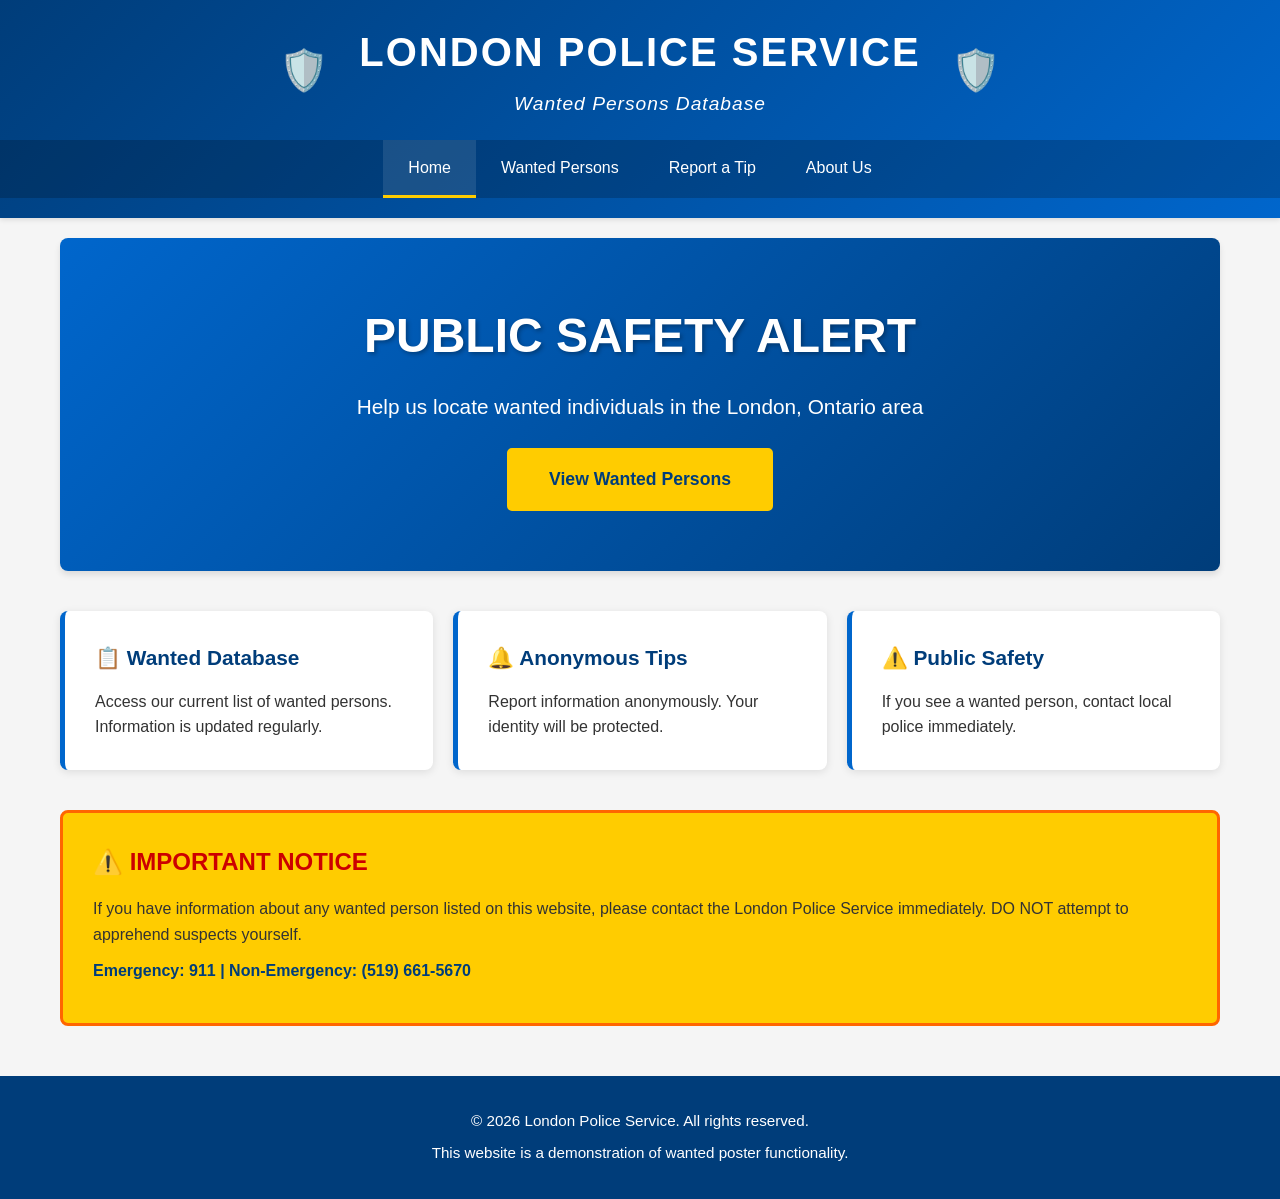
<file: index.html>
<!DOCTYPE html>
<html lang="en">
<head>
    <meta charset="UTF-8">
    <meta name="viewport" content="width=device-width, initial-scale=1.0">
    <title>London Wanted - London Police Service</title>
    <link rel="stylesheet" href="styles.css">
</head>
<body>
    <header>
        <div class="header-top">
            <div class="police-badge">🛡️</div>
            <div class="header-text">
                <h1>LONDON POLICE SERVICE</h1>
                <p>Wanted Persons Database</p>
            </div>
            <div class="police-badge">🛡️</div>
        </div>
        <nav class="navbar">
            <ul>
                <li><a href="index.html" class="active">Home</a></li>
                <li><a href="wanted.html">Wanted Persons</a></li>
                <li><a href="contact.html">Report a Tip</a></li>
                <li><a href="about.html">About Us</a></li>
            </ul>
        </nav>
    </header>

    <main>
        <section class="hero">
            <div class="hero-content">
                <h2>PUBLIC SAFETY ALERT</h2>
                <p>Help us locate wanted individuals in the London, Ontario area</p>
                <a href="wanted.html" class="cta-button">View Wanted Persons</a>
            </div>
        </section>

        <section class="info-section">
            <div class="info-card">
                <h3>📋 Wanted Database</h3>
                <p>Access our current list of wanted persons. Information is updated regularly.</p>
            </div>
            <div class="info-card">
                <h3>🔔 Anonymous Tips</h3>
                <p>Report information anonymously. Your identity will be protected.</p>
            </div>
            <div class="info-card">
                <h3>⚠️ Public Safety</h3>
                <p>If you see a wanted person, contact local police immediately.</p>
            </div>
        </section>

        <section class="alert-banner">
            <h3>⚠️ IMPORTANT NOTICE</h3>
            <p>If you have information about any wanted person listed on this website, please contact the London Police Service immediately. DO NOT attempt to apprehend suspects yourself.</p>
            <p><strong>Emergency: 911 | Non-Emergency: (519) 661-5670</strong></p>
        </section>
    </main>

    <footer>
        <p>&copy; 2026 London Police Service. All rights reserved.</p>
        <p>This website is a demonstration of wanted poster functionality.</p>
    </footer>
</body>
</html>
</file>
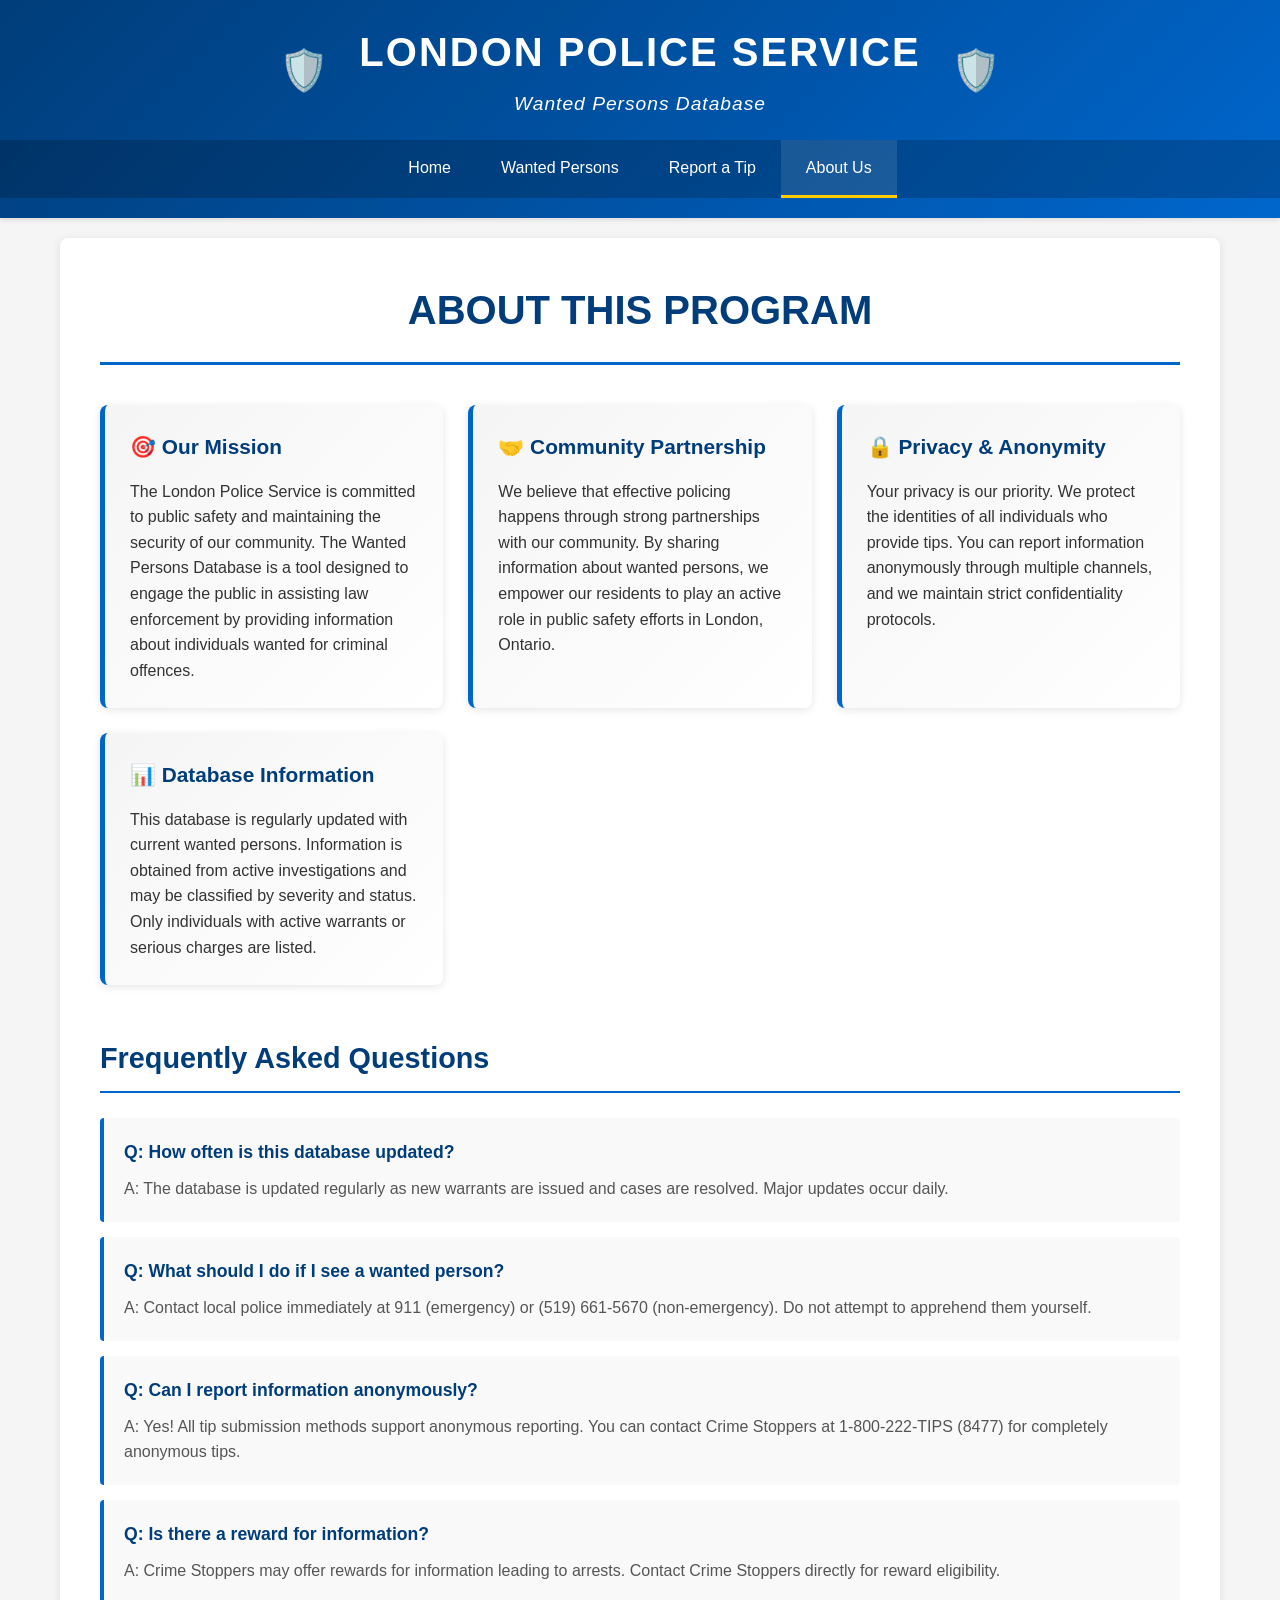
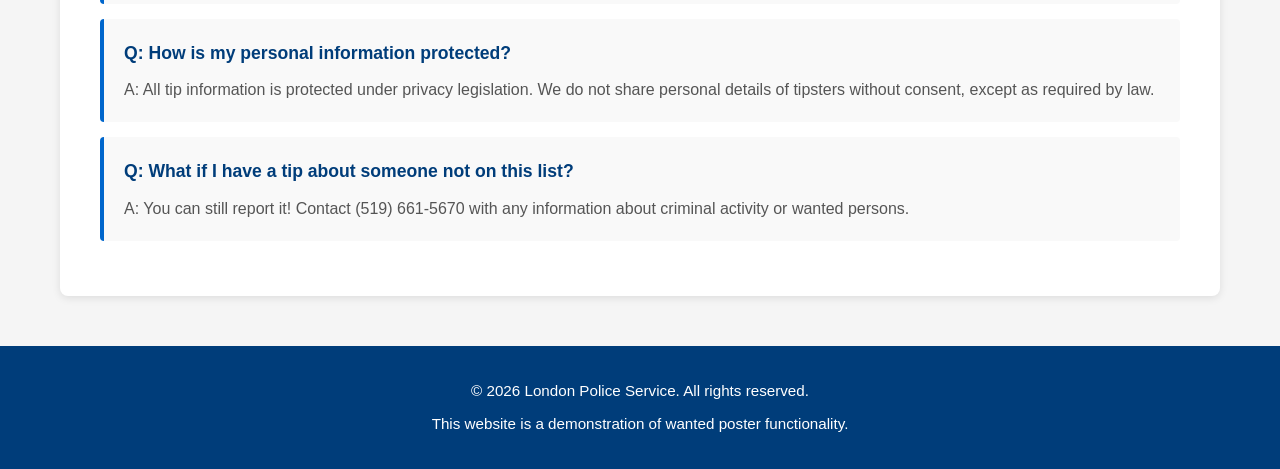
<file: about.html>
<!DOCTYPE html>
<html lang="en">
<head>
    <meta charset="UTF-8">
    <meta name="viewport" content="width=device-width, initial-scale=1.0">
    <title>About Us - London Police Service</title>
    <link rel="stylesheet" href="styles.css">
</head>
<body>
    <header>
        <div class="header-top">
            <div class="police-badge">🛡️</div>
            <div class="header-text">
                <h1>LONDON POLICE SERVICE</h1>
                <p>Wanted Persons Database</p>
            </div>
            <div class="police-badge">🛡️</div>
        </div>
        <nav class="navbar">
            <ul>
                <li><a href="index.html">Home</a></li>
                <li><a href="wanted.html">Wanted Persons</a></li>
                <li><a href="contact.html">Report a Tip</a></li>
                <li><a href="about.html" class="active">About Us</a></li>
            </ul>
        </nav>
    </header>

    <main>
        <section class="about-section">
            <h2>ABOUT THIS PROGRAM</h2>

            <div class="about-content">
                <div class="about-card">
                    <h3>🎯 Our Mission</h3>
                    <p>The London Police Service is committed to public safety and maintaining the security of our community. The Wanted Persons Database is a tool designed to engage the public in assisting law enforcement by providing information about individuals wanted for criminal offences.</p>
                </div>

                <div class="about-card">
                    <h3>🤝 Community Partnership</h3>
                    <p>We believe that effective policing happens through strong partnerships with our community. By sharing information about wanted persons, we empower our residents to play an active role in public safety efforts in London, Ontario.</p>
                </div>

                <div class="about-card">
                    <h3>🔒 Privacy & Anonymity</h3>
                    <p>Your privacy is our priority. We protect the identities of all individuals who provide tips. You can report information anonymously through multiple channels, and we maintain strict confidentiality protocols.</p>
                </div>

                <div class="about-card">
                    <h3>📊 Database Information</h3>
                    <p>This database is regularly updated with current wanted persons. Information is obtained from active investigations and may be classified by severity and status. Only individuals with active warrants or serious charges are listed.</p>
                </div>
            </div>

            <section class="faq-section">
                <h3>Frequently Asked Questions</h3>

                <div class="faq-item">
                    <h4>Q: How often is this database updated?</h4>
                    <p>A: The database is updated regularly as new warrants are issued and cases are resolved. Major updates occur daily.</p>
                </div>

                <div class="faq-item">
                    <h4>Q: What should I do if I see a wanted person?</h4>
                    <p>A: Contact local police immediately at 911 (emergency) or (519) 661-5670 (non-emergency). Do not attempt to apprehend them yourself.</p>
                </div>

                <div class="faq-item">
                    <h4>Q: Can I report information anonymously?</h4>
                    <p>A: Yes! All tip submission methods support anonymous reporting. You can contact Crime Stoppers at 1-800-222-TIPS (8477) for completely anonymous tips.</p>
                </div>

                <div class="faq-item">
                    <h4>Q: Is there a reward for information?</h4>
                    <p>A: Crime Stoppers may offer rewards for information leading to arrests. Contact Crime Stoppers directly for reward eligibility.</p>
                </div>

                <div class="faq-item">
                    <h4>Q: How is my personal information protected?</h4>
                    <p>A: All tip information is protected under privacy legislation. We do not share personal details of tipsters without consent, except as required by law.</p>
                </div>

                <div class="faq-item">
                    <h4>Q: What if I have a tip about someone not on this list?</h4>
                    <p>A: You can still report it! Contact (519) 661-5670 with any information about criminal activity or wanted persons.</p>
                </div>
            </section>
        </section>
    </main>

    <footer>
        <p>&copy; 2026 London Police Service. All rights reserved.</p>
        <p>This website is a demonstration of wanted poster functionality.</p>
    </footer>
</body>
</html>
</file>
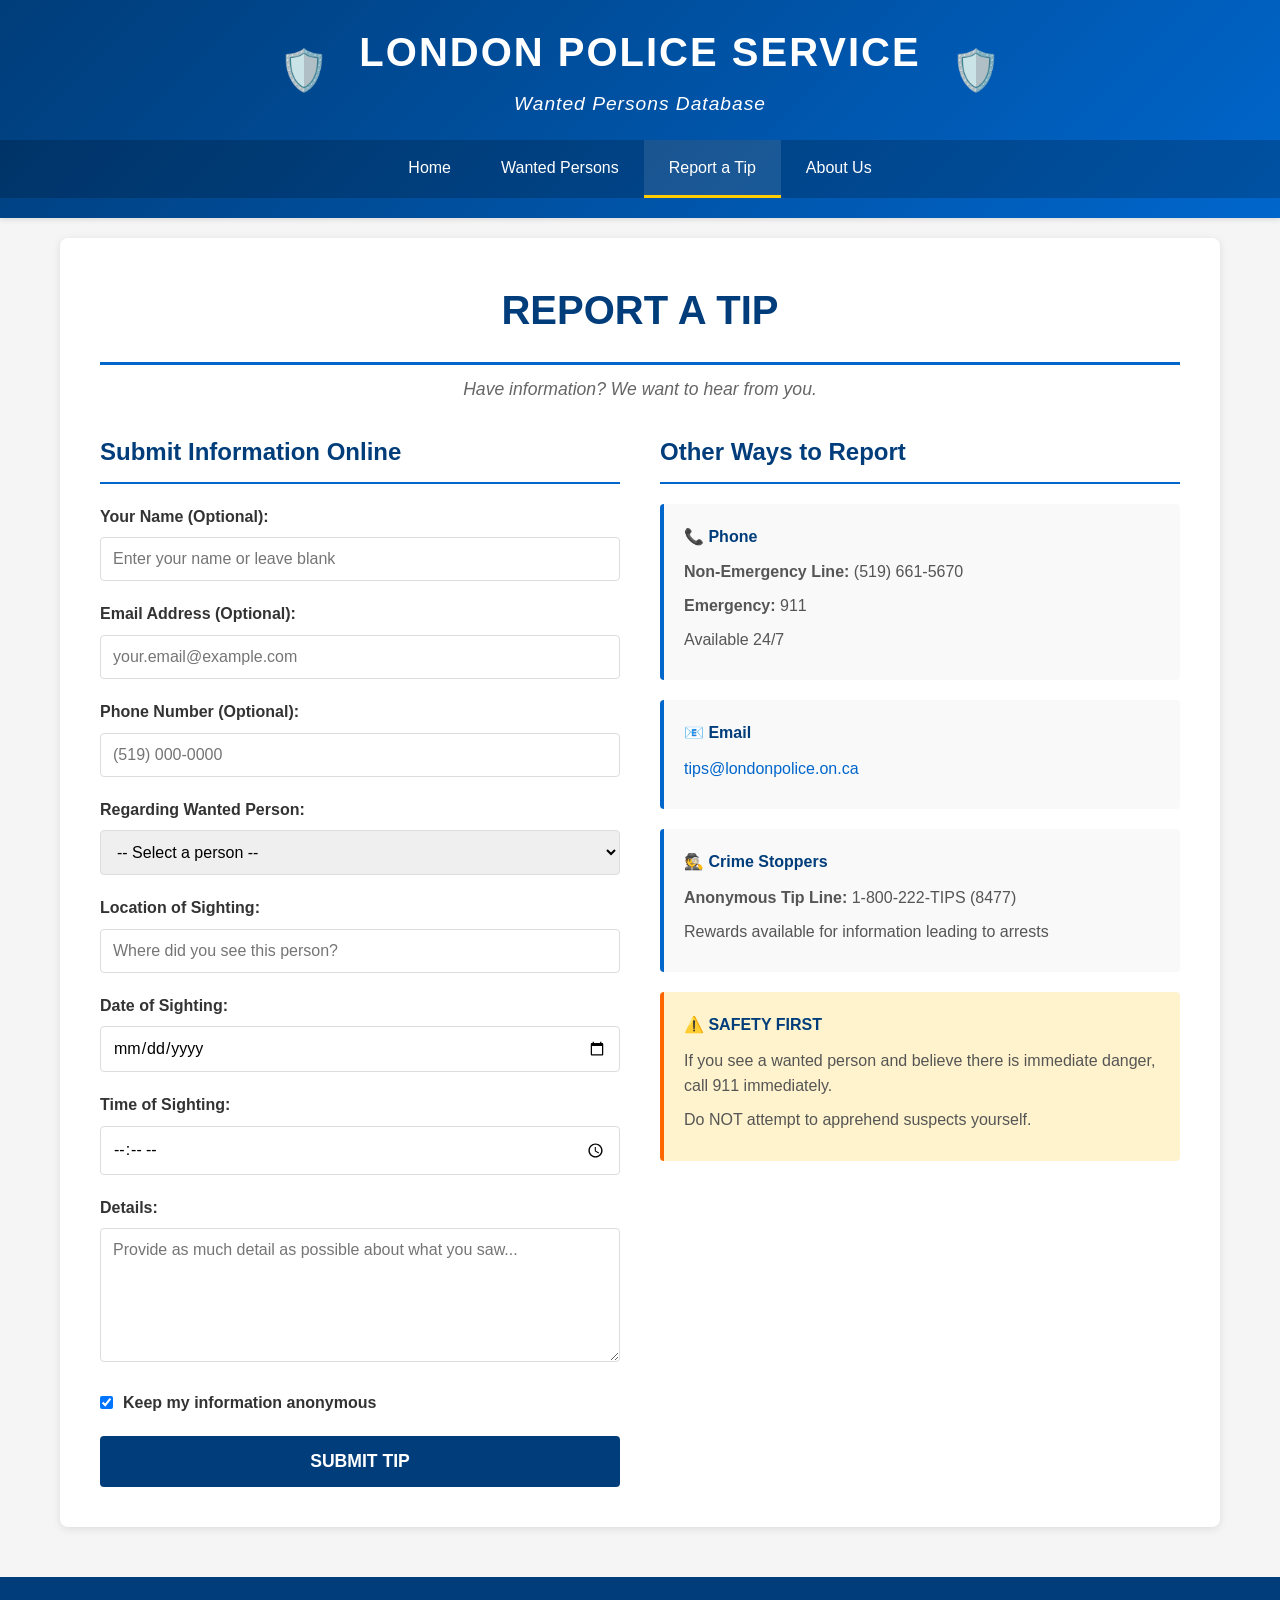
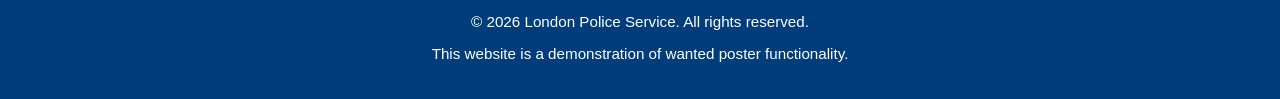
<file: contact.html>
<!DOCTYPE html>
<html lang="en">
<head>
    <meta charset="UTF-8">
    <meta name="viewport" content="width=device-width, initial-scale=1.0">
    <title>Report a Tip - London Police Service</title>
    <link rel="stylesheet" href="styles.css">
</head>
<body>
    <header>
        <div class="header-top">
            <div class="police-badge">🛡️</div>
            <div class="header-text">
                <h1>LONDON POLICE SERVICE</h1>
                <p>Wanted Persons Database</p>
            </div>
            <div class="police-badge">🛡️</div>
        </div>
        <nav class="navbar">
            <ul>
                <li><a href="index.html">Home</a></li>
                <li><a href="wanted.html">Wanted Persons</a></li>
                <li><a href="contact.html" class="active">Report a Tip</a></li>
                <li><a href="about.html">About Us</a></li>
            </ul>
        </nav>
    </header>

    <main>
        <section class="contact-section">
            <h2>REPORT A TIP</h2>
            <p class="section-subtitle">Have information? We want to hear from you.</p>

            <div class="contact-container">
                <div class="contact-form-wrapper">
                    <h3>Submit Information Online</h3>
                    <form class="contact-form">
                        <div class="form-group">
                            <label for="name">Your Name (Optional):</label>
                            <input type="text" id="name" name="name" placeholder="Enter your name or leave blank">
                        </div>

                        <div class="form-group">
                            <label for="email">Email Address (Optional):</label>
                            <input type="email" id="email" name="email" placeholder="your.email@example.com">
                        </div>

                        <div class="form-group">
                            <label for="phone">Phone Number (Optional):</label>
                            <input type="tel" id="phone" name="phone" placeholder="(519) 000-0000">
                        </div>

                        <div class="form-group">
                            <label for="wanted-person">Regarding Wanted Person:</label>
                            <select id="wanted-person" name="wanted-person" required>
                                <option value="">-- Select a person --</option>
                                <option value="john-smith">John David Smith</option>
                                <option value="maria-gonzalez">Maria Elena Gonzalez</option>
                                <option value="robert-thompson">Robert Michael Thompson</option>
                                <option value="other">Other / Unknown</option>
                            </select>
                        </div>

                        <div class="form-group">
                            <label for="location">Location of Sighting:</label>
                            <input type="text" id="location" name="location" placeholder="Where did you see this person?" required>
                        </div>

                        <div class="form-group">
                            <label for="date">Date of Sighting:</label>
                            <input type="date" id="date" name="date" required>
                        </div>

                        <div class="form-group">
                            <label for="time">Time of Sighting:</label>
                            <input type="time" id="time" name="time">
                        </div>

                        <div class="form-group">
                            <label for="details">Details:</label>
                            <textarea id="details" name="details" rows="6" placeholder="Provide as much detail as possible about what you saw..." required></textarea>
                        </div>

                        <div class="form-group checkbox">
                            <input type="checkbox" id="anonymous" name="anonymous" checked>
                            <label for="anonymous">Keep my information anonymous</label>
                        </div>

                        <button type="submit" class="submit-button">SUBMIT TIP</button>
                    </form>
                </div>

                <div class="contact-info">
                    <h3>Other Ways to Report</h3>
                    <div class="info-box">
                        <h4>📞 Phone</h4>
                        <p><strong>Non-Emergency Line:</strong> (519) 661-5670</p>
                        <p><strong>Emergency:</strong> 911</p>
                        <p>Available 24/7</p>
                    </div>

                    <div class="info-box">
                        <h4>📧 Email</h4>
                        <p><a href="mailto:tips@londonpolice.on.ca">tips@londonpolice.on.ca</a></p>
                    </div>

                    <div class="info-box">
                        <h4>🕵️ Crime Stoppers</h4>
                        <p><strong>Anonymous Tip Line:</strong> 1-800-222-TIPS (8477)</p>
                        <p>Rewards available for information leading to arrests</p>
                    </div>

                    <div class="info-box highlighted">
                        <h4>⚠️ SAFETY FIRST</h4>
                        <p>If you see a wanted person and believe there is immediate danger, call 911 immediately.</p>
                        <p>Do NOT attempt to apprehend suspects yourself.</p>
                    </div>
                </div>
            </div>
        </section>
    </main>

    <footer>
        <p>&copy; 2026 London Police Service. All rights reserved.</p>
        <p>This website is a demonstration of wanted poster functionality.</p>
    </footer>

    <script>
        document.querySelector('.contact-form').addEventListener('submit', function(e) {
            e.preventDefault();
            alert('Thank you for your tip! Your information has been recorded. Reference: LPS-' + Math.floor(Math.random() * 1000000));
            this.reset();
        });
    </script>
</body>
</html>
</file>
<file: styles.css>
* {
    margin: 0;
    padding: 0;
    box-sizing: border-box;
}

body {
    font-family: 'Arial', sans-serif;
    line-height: 1.6;
    color: #333;
    background-color: #f5f5f5;
}

/* Header Styles */
header {
    background: linear-gradient(135deg, #003d7a 0%, #0066cc 100%);
    color: white;
    padding: 20px 0;
    box-shadow: 0 2px 5px rgba(0,0,0,0.1);
    position: sticky;
    top: 0;
    z-index: 100;
}

.header-top {
    display: flex;
    justify-content: center;
    align-items: center;
    gap: 30px;
    margin-bottom: 20px;
    padding: 0 20px;
}

.police-badge {
    font-size: 2.5rem;
}

.header-text {
    text-align: center;
}

.header-text h1 {
    font-size: 2.5rem;
    font-weight: bold;
    letter-spacing: 2px;
    margin-bottom: 5px;
}

.header-text p {
    font-size: 1.2rem;
    font-style: italic;
    letter-spacing: 1px;
}

/* Navigation */
.navbar {
    background-color: rgba(0,0,0,0.2);
    padding: 0;
}

.navbar ul {
    list-style: none;
    display: flex;
    justify-content: center;
    flex-wrap: wrap;
}

.navbar a {
    display: block;
    color: white;
    text-decoration: none;
    padding: 15px 25px;
    transition: all 0.3s ease;
    border-bottom: 3px solid transparent;
    font-weight: 500;
}

.navbar a:hover,
.navbar a.active {
    background-color: rgba(255,255,255,0.1);
    border-bottom-color: #ffcc00;
}

/* Main Content */
main {
    max-width: 1200px;
    margin: 20px auto;
    padding: 0 20px;
}

/* Hero Section */
.hero {
    background: linear-gradient(135deg, #0066cc 0%, #003d7a 100%);
    color: white;
    padding: 60px 40px;
    border-radius: 8px;
    text-align: center;
    margin-bottom: 40px;
    box-shadow: 0 4px 6px rgba(0,0,0,0.1);
}

.hero h2 {
    font-size: 3rem;
    margin-bottom: 15px;
    text-shadow: 2px 2px 4px rgba(0,0,0,0.3);
}

.hero p {
    font-size: 1.3rem;
    margin-bottom: 25px;
}

.cta-button {
    display: inline-block;
    background-color: #ffcc00;
    color: #003d7a;
    padding: 15px 40px;
    border-radius: 5px;
    text-decoration: none;
    font-weight: bold;
    font-size: 1.1rem;
    transition: all 0.3s ease;
    border: 2px solid #ffcc00;
}

.cta-button:hover {
    background-color: #003d7a;
    color: #ffcc00;
}

/* Info Section */
.info-section {
    display: grid;
    grid-template-columns: repeat(auto-fit, minmax(300px, 1fr));
    gap: 20px;
    margin-bottom: 40px;
}

.info-card {
    background: white;
    padding: 30px;
    border-radius: 8px;
    box-shadow: 0 2px 8px rgba(0,0,0,0.1);
    border-left: 5px solid #0066cc;
    transition: transform 0.3s ease;
}

.info-card:hover {
    transform: translateY(-5px);
    box-shadow: 0 4px 12px rgba(0,0,0,0.15);
}

.info-card h3 {
    color: #003d7a;
    margin-bottom: 15px;
    font-size: 1.3rem;
}

/* Alert Banner */
.alert-banner {
    background-color: #ffcc00;
    border: 3px solid #ff6600;
    padding: 30px;
    border-radius: 8px;
    margin-bottom: 40px;
}

.alert-banner h3 {
    color: #cc0000;
    font-size: 1.5rem;
    margin-bottom: 15px;
}

.alert-banner p {
    color: #333;
    margin-bottom: 10px;
    font-size: 1rem;
}

.alert-banner strong {
    color: #003d7a;
}

/* Wanted Section */
.wanted-section {
    background: white;
    padding: 40px;
    border-radius: 8px;
    box-shadow: 0 2px 8px rgba(0,0,0,0.1);
}

.wanted-section h2 {
    text-align: center;
    color: #003d7a;
    font-size: 2.5rem;
    margin-bottom: 10px;
    border-bottom: 3px solid #0066cc;
    padding-bottom: 20px;
}

.section-subtitle {
    text-align: center;
    color: #666;
    font-size: 1.1rem;
    margin-bottom: 30px;
    font-style: italic;
}

/* Wanted Grid */
.wanted-grid {
    display: grid;
    grid-template-columns: repeat(auto-fit, minmax(320px, 1fr));
    gap: 30px;
    margin-top: 30px;
}

/* Latest Full Poster */
.wanted-poster-full {
    grid-column: 1 / -1;
    background: #f5f5f5;
    border: 8px solid #333;
    border-radius: 0;
    overflow: hidden;
    box-shadow: 0 8px 16px rgba(0,0,0,0.3);
    display: grid;
    grid-template-columns: 1fr 1fr;
    position: relative;
}

.latest-badge {
    position: absolute;
    top: 20px;
    right: 20px;
    background: linear-gradient(135deg, #ffcc00 0%, #ff9900 100%);
    color: #003d7a;
    padding: 15px 25px;
    font-weight: bold;
    font-size: 1.4rem;
    border-radius: 8px;
    box-shadow: 0 4px 12px rgba(0,0,0,0.4);
    z-index: 10;
}

.poster-image-container {
    width: 100%;
    background: #f0f0f0;
    display: flex;
    align-items: center;
    justify-content: center;
    overflow: hidden;
}

.poster-image-container img {
    width: 100%;
    height: 100%;
    object-fit: cover;
    max-height: 600px;
}

.poster-info {
    padding: 40px;
    background: white;
    display: flex;
    flex-direction: column;
    justify-content: flex-start;
}

.poster-info h3 {
    color: #cc0000;
    font-size: 1.8rem;
    margin-bottom: 20px;
    border-bottom: 3px solid #0066cc;
    padding-bottom: 10px;
}

.poster-info p {
    font-size: 1rem;
    margin: 12px 0;
    line-height: 1.6;
}

.poster-info strong {
    color: #003d7a;
}

/* Wanted Poster */
.wanted-poster {
    background: white;
    border: 4px solid #333;
    border-radius: 0;
    overflow: hidden;
    box-shadow: 0 4px 8px rgba(0,0,0,0.2);
    transition: transform 0.3s ease, box-shadow 0.3s ease;
    position: relative;
}

.wanted-poster:hover {
    transform: translateY(-5px);
    box-shadow: 0 8px 16px rgba(0,0,0,0.3);
}

.poster-header {
    background: linear-gradient(90deg, #cc0000 0%, #ff0000 100%);
    color: white;
    text-align: center;
    padding: 15px;
    font-size: 2.5rem;
    font-weight: bold;
    letter-spacing: 3px;
    text-shadow: 2px 2px 4px rgba(0,0,0,0.5);
}

.poster-image {
    background-color: #f0f0f0;
    text-align: center;
    padding: 40px 20px;
    font-size: 80px;
    border-bottom: 2px dashed #ccc;
}

.poster-image-real {
    background-color: #f0f0f0;
    text-align: center;
    padding: 20px;
    border-bottom: 2px solid #333;
    max-height: 400px;
    overflow: hidden;
}

.poster-image-real img {
    max-width: 100%;
    height: auto;
    max-height: 360px;
    object-fit: cover;
}

.poster-content {
    padding: 20px;
    background: white;
}

.poster-content h3 {
    font-size: 1.5rem;
    color: #003d7a;
    margin-bottom: 15px;
    text-align: center;
    border-bottom: 2px solid #ffcc00;
    padding-bottom: 10px;
}

.poster-content p {
    font-size: 0.95rem;
    margin: 10px 0;
    line-height: 1.4;
}

.poster-content strong {
    color: #003d7a;
}

.warning {
    background-color: #ffcccc;
    color: #cc0000;
    padding: 10px;
    border-left: 4px solid #cc0000;
    font-weight: bold;
    margin-top: 15px;
}

.poster-footer {
    background-color: #003d7a;
    color: white;
    text-align: center;
    padding: 15px;
    font-weight: bold;
    font-size: 0.95rem;
    letter-spacing: 1px;
}

/* Contact Section */
.contact-section {
    background: white;
    padding: 40px;
    border-radius: 8px;
    box-shadow: 0 2px 8px rgba(0,0,0,0.1);
}

.contact-section h2 {
    color: #003d7a;
    font-size: 2.5rem;
    margin-bottom: 10px;
    text-align: center;
    border-bottom: 3px solid #0066cc;
    padding-bottom: 20px;
}

.contact-container {
    display: grid;
    grid-template-columns: 1fr 1fr;
    gap: 40px;
    margin-top: 30px;
}

.contact-form-wrapper h3,
.contact-info h3 {
    color: #003d7a;
    font-size: 1.5rem;
    margin-bottom: 20px;
    border-bottom: 2px solid #0066cc;
    padding-bottom: 10px;
}

/* Form Styles */
.form-group {
    margin-bottom: 20px;
}

.form-group label {
    display: block;
    margin-bottom: 8px;
    color: #333;
    font-weight: bold;
}

.form-group input,
.form-group select,
.form-group textarea {
    width: 100%;
    padding: 12px;
    border: 1px solid #ddd;
    border-radius: 4px;
    font-family: Arial, sans-serif;
    font-size: 1rem;
    transition: border-color 0.3s ease;
}

.form-group input:focus,
.form-group select:focus,
.form-group textarea:focus {
    outline: none;
    border-color: #0066cc;
    box-shadow: 0 0 5px rgba(0,102,204,0.3);
}

.form-group.checkbox {
    display: flex;
    align-items: center;
}

.form-group.checkbox input {
    width: auto;
    margin-right: 10px;
}

.form-group.checkbox label {
    margin-bottom: 0;
}

.submit-button {
    background-color: #003d7a;
    color: white;
    padding: 15px 40px;
    border: none;
    border-radius: 4px;
    font-size: 1.1rem;
    font-weight: bold;
    cursor: pointer;
    width: 100%;
    transition: background-color 0.3s ease;
}

.submit-button:hover {
    background-color: #0066cc;
}

/* Info Boxes */
.info-box {
    background-color: #f9f9f9;
    padding: 20px;
    border-left: 4px solid #0066cc;
    margin-bottom: 20px;
    border-radius: 4px;
}

.info-box h4 {
    color: #003d7a;
    margin-bottom: 10px;
}

.info-box p {
    margin: 8px 0;
    color: #555;
}

.info-box a {
    color: #0066cc;
    text-decoration: none;
}

.info-box a:hover {
    text-decoration: underline;
}

.info-box.highlighted {
    background-color: #fff3cd;
    border-left-color: #ff6600;
}

/* About Section */
.about-section {
    background: white;
    padding: 40px;
    border-radius: 8px;
    box-shadow: 0 2px 8px rgba(0,0,0,0.1);
}

.about-section h2 {
    color: #003d7a;
    font-size: 2.5rem;
    text-align: center;
    margin-bottom: 40px;
    border-bottom: 3px solid #0066cc;
    padding-bottom: 20px;
}

.about-content {
    display: grid;
    grid-template-columns: repeat(auto-fit, minmax(280px, 1fr));
    gap: 25px;
    margin-bottom: 50px;
}

.about-card {
    background: linear-gradient(135deg, #f5f5f5 0%, #ffffff 100%);
    padding: 25px;
    border-radius: 8px;
    border-left: 5px solid #0066cc;
    box-shadow: 0 2px 8px rgba(0,0,0,0.1);
    transition: transform 0.3s ease;
}

.about-card:hover {
    transform: translateY(-5px);
    box-shadow: 0 4px 12px rgba(0,0,0,0.15);
}

.about-card h3 {
    color: #003d7a;
    margin-bottom: 15px;
    font-size: 1.3rem;
}

/* FAQ Section */
.faq-section {
    margin-top: 40px;
}

.faq-section h3 {
    color: #003d7a;
    font-size: 1.8rem;
    margin-bottom: 25px;
    border-bottom: 2px solid #0066cc;
    padding-bottom: 10px;
}

.faq-item {
    background-color: #f9f9f9;
    padding: 20px;
    margin-bottom: 15px;
    border-radius: 4px;
    border-left: 4px solid #0066cc;
}

.faq-item h4 {
    color: #003d7a;
    margin-bottom: 10px;
    font-size: 1.1rem;
}

.faq-item p {
    color: #555;
    line-height: 1.6;
}

/* Footer */
footer {
    background-color: #003d7a;
    color: white;
    text-align: center;
    padding: 25px;
    margin-top: 50px;
}

footer p {
    margin: 8px 0;
    font-size: 0.95rem;
}

/* Responsive Design */
@media (max-width: 1024px) {
    .wanted-poster-full {
        grid-template-columns: 1fr;
    }

    .poster-info {
        padding: 30px;
    }
}

@media (max-width: 768px) {
    .header-top {
        flex-direction: column;
        gap: 15px;
    }

    .header-text h1 {
        font-size: 1.8rem;
    }

    .header-text p {
        font-size: 1rem;
    }

    .navbar ul {
        flex-direction: column;
    }

    .navbar a {
        text-align: center;
        padding: 12px 15px;
    }

    .hero {
        padding: 40px 20px;
    }

    .hero h2 {
        font-size: 2rem;
    }

    .hero p {
        font-size: 1rem;
    }

    .contact-container {
        grid-template-columns: 1fr;
    }

    .wanted-grid,
    .about-content {
        grid-template-columns: 1fr;
    }

    .wanted-poster-full {
        grid-column: auto;
        max-width: 100%;
    }

    .latest-badge {
        font-size: 1rem;
        padding: 8px 15px;
    }
}

@media (max-width: 480px) {
    .info-section {
        grid-template-columns: 1fr;
    }

    .header-text h1 {
        font-size: 1.3rem;
    }

    .wanted-poster {
        margin: 0;
    }

    .poster-header {
        font-size: 1.8rem;
    }

    .poster-image {
        font-size: 60px;
        padding: 30px 10px;
    }

    .latest-badge {
        font-size: 0.9rem;
        padding: 6px 12px;
        top: 10px;
        right: 10px;
    }

    .poster-info {
        padding: 20px;
    }

    .poster-info h3 {
        font-size: 1.4rem;
    }

    .poster-info p {
        font-size: 0.9rem;
    }
}
</file>
